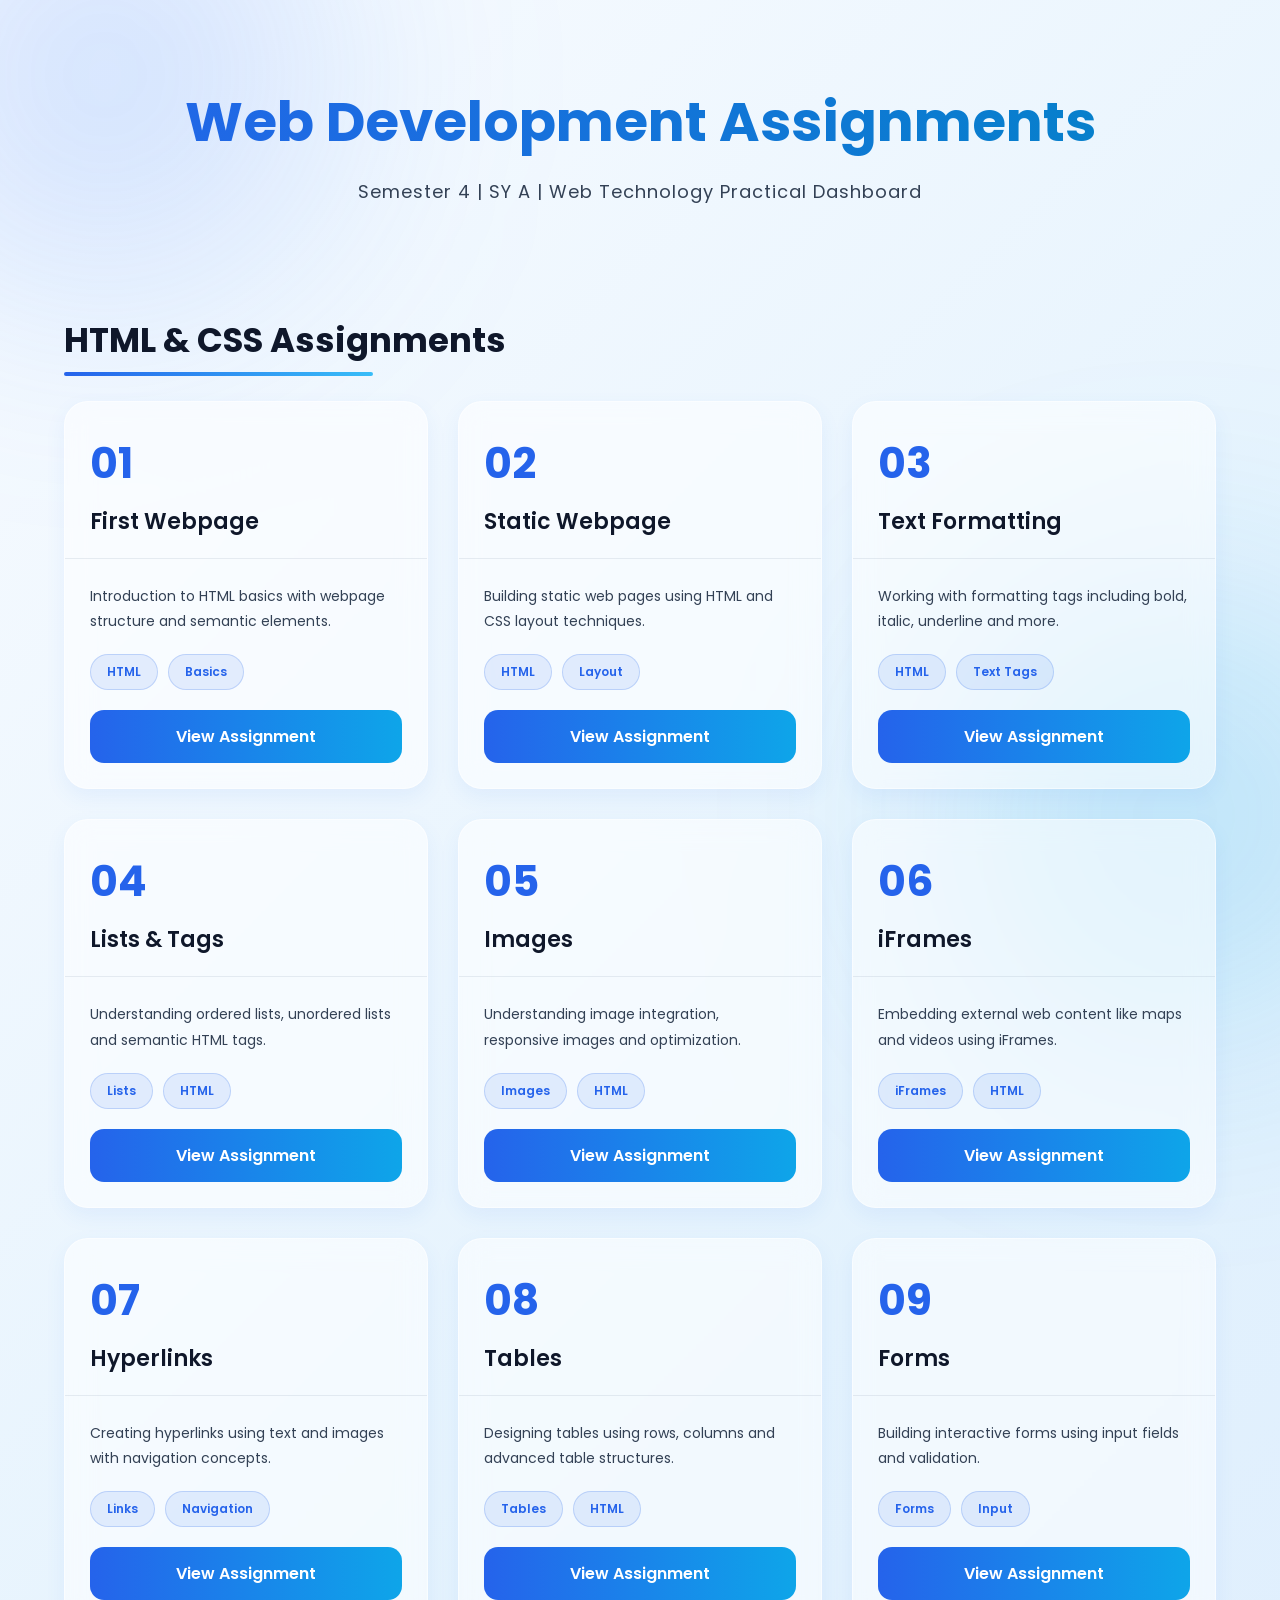
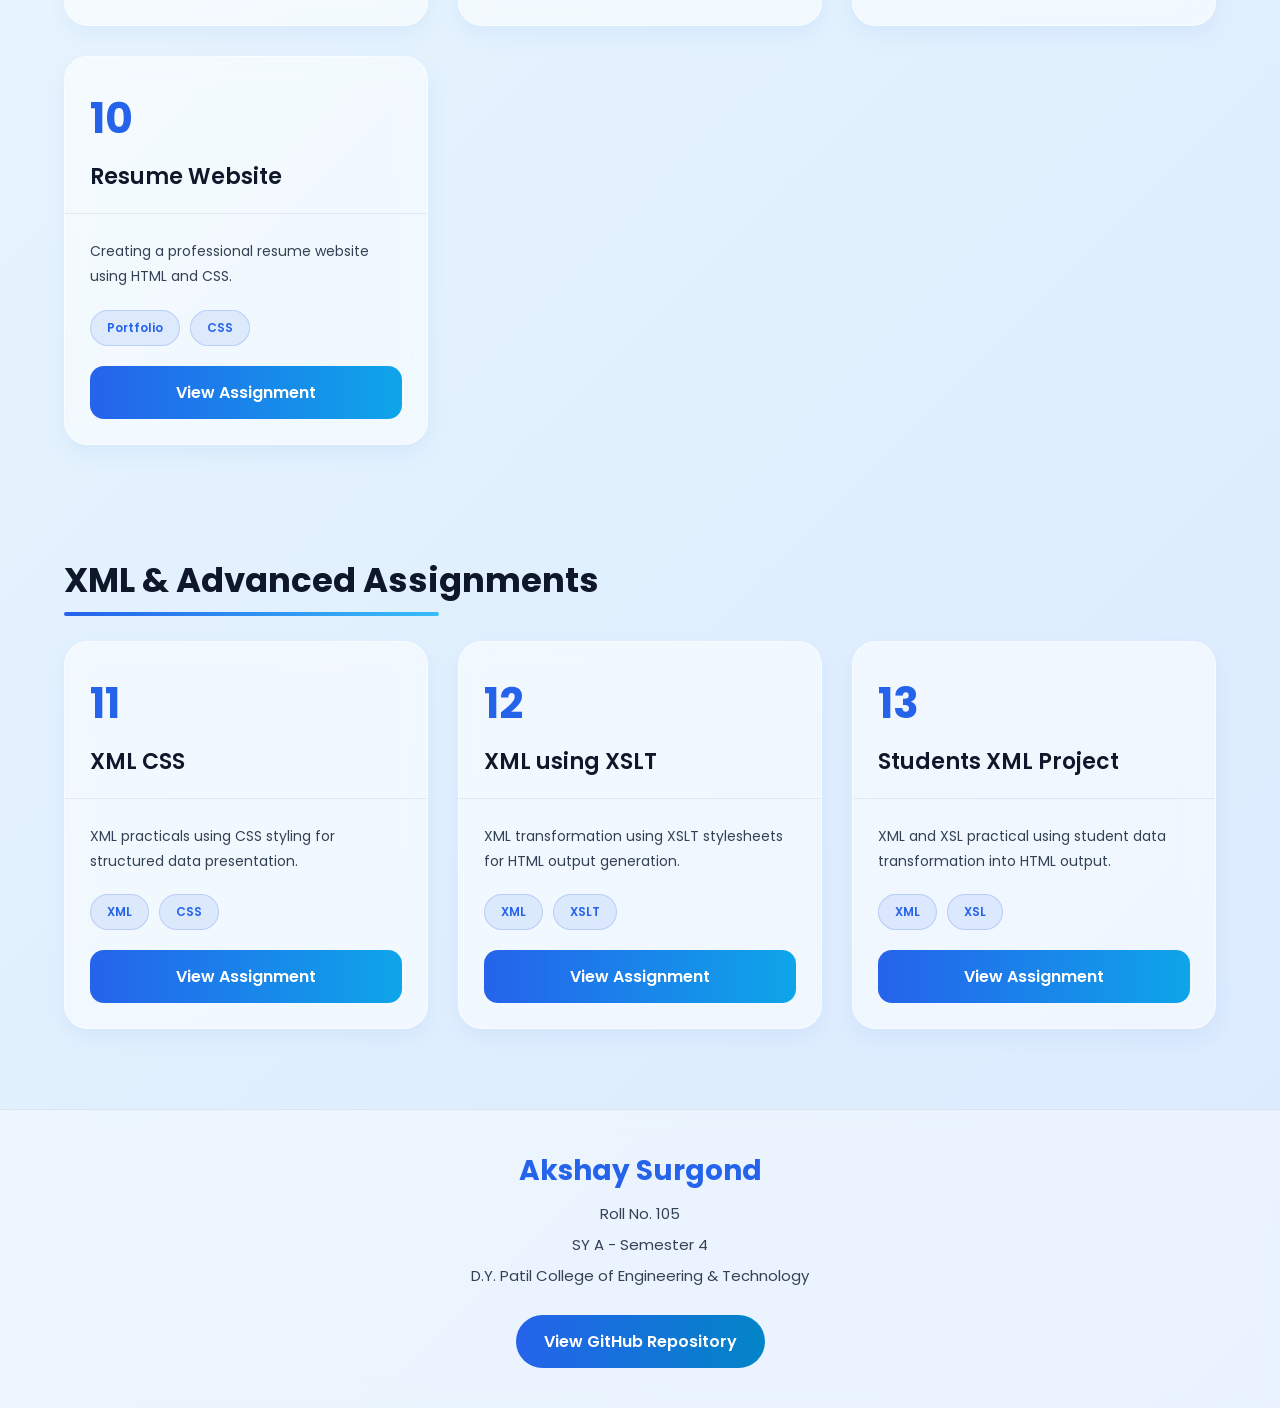
<file: index.html>
<!DOCTYPE html>
<html lang="en">

<head>
    <meta charset="UTF-8">
    <meta name="viewport" content="width=device-width, initial-scale=1.0">
    <title>Web Development Assignments | Akshay Jadhav</title>

    <link href="https://fonts.googleapis.com/css2?family=Poppins:wght@300;400;500;600;700&display=swap"
        rel="stylesheet">

    <style>
        * {
            margin: 0;
            padding: 0;
            box-sizing: border-box;
            scroll-behavior: smooth;
        }

        body {
            font-family: 'Poppins', sans-serif;
            min-height: 100vh;
            background: linear-gradient(135deg, #f8fbff, #e3f2fd, #dbeafe);
            overflow-x: hidden;
            color: #0f172a;
            position: relative;
        }

        body::before {
            content: '';
            position: fixed;
            width: 450px;
            height: 450px;
            background: rgba(59, 130, 246, 0.18);
            border-radius: 50%;
            top: -150px;
            left: -120px;
            filter: blur(120px);
            z-index: -1;
        }

        body::after {
            content: '';
            position: fixed;
            width: 450px;
            height: 450px;
            background: rgba(14, 165, 233, 0.18);
            border-radius: 50%;
            bottom: -140px;
            right: -120px;
            filter: blur(120px);
            z-index: -1;
        }

        header {
            padding: 80px 20px 60px;
            text-align: center;
        }

        header h1 {
            font-size: 55px;
            font-weight: 700;
            margin-bottom: 15px;
            background: linear-gradient(to right, #2563eb, #0284c7);
            -webkit-background-clip: text;
            -webkit-text-fill-color: transparent;
        }

        header p {
            color: #334155;
            font-size: 18px;
            letter-spacing: 1px;
        }

        .container {
            width: 90%;
            max-width: 1300px;
            margin: auto;
        }

        .section-title {
            font-size: 34px;
            margin: 50px 0 35px;
            font-weight: 700;
            position: relative;
            display: inline-block;
            color: #0f172a;
        }

        .section-title::after {
            content: '';
            position: absolute;
            left: 0;
            bottom: -10px;
            width: 70%;
            height: 4px;
            border-radius: 10px;
            background: linear-gradient(to right, #2563eb, #38bdf8);
        }

        .assignments-grid {
            display: grid;
            grid-template-columns: repeat(auto-fit, minmax(300px, 1fr));
            gap: 30px;
            margin-bottom: 60px;
        }

        .card {
            background: rgba(255, 255, 255, 0.55);
            backdrop-filter: blur(14px);
            border: 1px solid rgba(255, 255, 255, 0.5);
            border-radius: 24px;
            overflow: hidden;
            transition: 0.4s ease;
            position: relative;
            box-shadow: 0 8px 20px rgba(59, 130, 246, 0.08);
        }

        .card:hover {
            transform: translateY(-10px);
            box-shadow: 0 15px 35px rgba(37, 99, 235, 0.2);
            border: 1px solid rgba(59, 130, 246, 0.3);
        }

        .card-header {
            padding: 30px 25px 20px;
            border-bottom: 1px solid rgba(148, 163, 184, 0.2);
        }

        .assignment-number {
            font-size: 42px;
            font-weight: 700;
            color: #2563eb;
            margin-bottom: 10px;
        }

        .card-title {
            font-size: 22px;
            font-weight: 600;
            color: #0f172a;
        }

        .card-body {
            padding: 25px;
        }

        .description {
            color: #334155;
            font-size: 14px;
            line-height: 1.8;
            margin-bottom: 20px;
        }

        .tags {
            display: flex;
            flex-wrap: wrap;
            gap: 10px;
            margin-bottom: 20px;
        }

        .tag {
            padding: 8px 16px;
            border-radius: 50px;
            background: rgba(37, 99, 235, 0.1);
            border: 1px solid rgba(37, 99, 235, 0.2);
            color: #2563eb;
            font-size: 12px;
            font-weight: 600;
        }

        .btn {
            display: block;
            width: 100%;
            text-align: center;
            padding: 14px;
            border-radius: 14px;
            text-decoration: none;
            color: white;
            font-weight: 600;
            background: linear-gradient(to right, #2563eb, #0ea5e9);
            transition: 0.3s ease;
        }

        .btn:hover {
            transform: scale(1.03);
            box-shadow: 0 8px 25px rgba(37, 99, 235, 0.35);
        }

        footer {
            margin-top: 80px;
            padding: 40px 20px;
            text-align: center;
            background: rgba(255, 255, 255, 0.4);
            backdrop-filter: blur(10px);
            border-top: 1px solid rgba(148, 163, 184, 0.2);
        }

        footer h3 {
            font-size: 28px;
            margin-bottom: 10px;
            color: #2563eb;
        }

        footer p {
            color: #334155;
            margin: 8px 0;
            font-size: 15px;
        }

        .github-btn {
            display: inline-block;
            margin-top: 20px;
            padding: 14px 28px;
            border-radius: 50px;
            text-decoration: none;
            color: white;
            background: linear-gradient(to right, #2563eb, #0284c7);
            font-weight: 600;
            transition: 0.3s ease;
        }

        .github-btn:hover {
            transform: translateY(-4px);
            box-shadow: 0 8px 30px rgba(37, 99, 235, 0.3);
        }

        @media(max-width:768px) {

            header h1 {
                font-size: 38px;
            }

            .section-title {
                font-size: 28px;
            }

            .assignments-grid {
                grid-template-columns: 1fr;
            }

        }
    </style>
</head>

<body>

    <header>

        <h1>Web Development Assignments</h1>

        <p>
            Semester 4 | SY A | Web Technology Practical Dashboard
        </p>

    </header>

    <div class="container">

        <h2 class="section-title">HTML & CSS Assignments</h2>

        <div class="assignments-grid">

            <div class="card">
                <div class="card-header">
                    <div class="assignment-number">01</div>
                    <div class="card-title">First Webpage</div>
                </div>

                <div class="card-body">
                    <p class="description">
                        Introduction to HTML basics with webpage structure and semantic elements.
                    </p>

                    <div class="tags">
                        <span class="tag">HTML</span>
                        <span class="tag">Basics</span>
                    </div>

                    <a href="assignment1.html" class="btn">
                        View Assignment
                    </a>
                </div>
            </div>

            <div class="card">
                <div class="card-header">
                    <div class="assignment-number">02</div>
                    <div class="card-title">Static Webpage</div>
                </div>

                <div class="card-body">
                    <p class="description">
                        Building static web pages using HTML and CSS layout techniques.
                    </p>

                    <div class="tags">
                        <span class="tag">HTML</span>
                        <span class="tag">Layout</span>
                    </div>

                    <a href="assignmnet2.html" class="btn">
                        View Assignment
                    </a>
                </div>
            </div>

            <div class="card">
                <div class="card-header">
                    <div class="assignment-number">03</div>
                    <div class="card-title">Text Formatting</div>
                </div>

                <div class="card-body">
                    <p class="description">
                        Working with formatting tags including bold, italic, underline and more.
                    </p>

                    <div class="tags">
                        <span class="tag">HTML</span>
                        <span class="tag">Text Tags</span>
                    </div>

                    <a href="assignment3.html" class="btn">
                        View Assignment
                    </a>
                </div>
            </div>

            <div class="card">
                <div class="card-header">
                    <div class="assignment-number">04</div>
                    <div class="card-title">Lists & Tags</div>
                </div>

                <div class="card-body">
                    <p class="description">
                        Understanding ordered lists, unordered lists and semantic HTML tags.
                    </p>

                    <div class="tags">
                        <span class="tag">Lists</span>
                        <span class="tag">HTML</span>
                    </div>

                    <a href="assignmnet4.html" class="btn">
                        View Assignment
                    </a>
                </div>
            </div>

            <div class="card">
                <div class="card-header">
                    <div class="assignment-number">05</div>
                    <div class="card-title">Images</div>
                </div>

                <div class="card-body">
                    <p class="description">
                        Understanding image integration, responsive images and optimization.
                    </p>

                    <div class="tags">
                        <span class="tag">Images</span>
                        <span class="tag">HTML</span>
                    </div>

                    <a href="assignment5.html" class="btn">
                        View Assignment
                    </a>
                </div>
            </div>

            <div class="card">
                <div class="card-header">
                    <div class="assignment-number">06</div>
                    <div class="card-title">iFrames</div>
                </div>

                <div class="card-body">
                    <p class="description">
                        Embedding external web content like maps and videos using iFrames.
                    </p>

                    <div class="tags">
                        <span class="tag">iFrames</span>
                        <span class="tag">HTML</span>
                    </div>

                    <a href="assignment6.html" class="btn">
                        View Assignment
                    </a>
                </div>
            </div>

            <div class="card">
                <div class="card-header">
                    <div class="assignment-number">07</div>
                    <div class="card-title">Hyperlinks</div>
                </div>

                <div class="card-body">
                    <p class="description">
                        Creating hyperlinks using text and images with navigation concepts.
                    </p>

                    <div class="tags">
                        <span class="tag">Links</span>
                        <span class="tag">Navigation</span>
                    </div>

                    <a href="assignment7.html" class="btn">
                        View Assignment
                    </a>
                </div>
            </div>

            <div class="card">
                <div class="card-header">
                    <div class="assignment-number">08</div>
                    <div class="card-title">Tables</div>
                </div>

                <div class="card-body">
                    <p class="description">
                        Designing tables using rows, columns and advanced table structures.
                    </p>

                    <div class="tags">
                        <span class="tag">Tables</span>
                        <span class="tag">HTML</span>
                    </div>

                    <a href="assginment8.html" class="btn">
                        View Assignment
                    </a>
                </div>
            </div>

            <div class="card">
                <div class="card-header">
                    <div class="assignment-number">09</div>
                    <div class="card-title">Forms</div>
                </div>

                <div class="card-body">
                    <p class="description">
                        Building interactive forms using input fields and validation.
                    </p>

                    <div class="tags">
                        <span class="tag">Forms</span>
                        <span class="tag">Input</span>
                    </div>

                    <a href="assignment9.html" class="btn">
                        View Assignment
                    </a>
                </div>
            </div>

            <div class="card">
                <div class="card-header">
                    <div class="assignment-number">10</div>
                    <div class="card-title">Resume Website</div>
                </div>

                <div class="card-body">
                    <p class="description">
                        Creating a professional resume website using HTML and CSS.
                    </p>

                    <div class="tags">
                        <span class="tag">Portfolio</span>
                        <span class="tag">CSS</span>
                    </div>

                    <a href="Assignment 10/assignment10.html" class="btn">
                        View Assignment
                    </a>
                </div>
            </div>

        </div>

        <h2 class="section-title">XML & Advanced Assignments</h2>

        <div class="assignments-grid">

            <div class="card">
                <div class="card-header">
                    <div class="assignment-number">11</div>
                    <div class="card-title">XML CSS</div>
                </div>

                <div class="card-body">
                    <p class="description">
                        XML practicals using CSS styling for structured data presentation.
                    </p>

                    <div class="tags">
                        <span class="tag">XML</span>
                        <span class="tag">CSS</span>
                    </div>

                    <a href="Exp11/library.xml" class="btn">
                        View Assignment
                    </a>
                </div>
            </div>

            <div class="card">
                <div class="card-header">
                    <div class="assignment-number">12</div>
                    <div class="card-title">XML using XSLT</div>
                </div>

                <div class="card-body">
                    <p class="description">
                        XML transformation using XSLT stylesheets for HTML output generation.
                    </p>

                    <div class="tags">
                        <span class="tag">XML</span>
                        <span class="tag">XSLT</span>
                    </div>

                    <a href="Exp 12/cdcatalog_output.html" class="btn">
                        View Assignment
                    </a>
                </div>
            </div>

            <div class="card">
                <div class="card-header">
                    <div class="assignment-number">13</div>
                    <div class="card-title">Students XML Project</div>
                </div>

                <div class="card-body">
                    <p class="description">
                        XML and XSL practical using student data transformation into HTML output.
                    </p>

                    <div class="tags">
                        <span class="tag">XML</span>
                        <span class="tag">XSL</span>
                    </div>

                    <a href="Exp 13/students_output.html" class="btn">
                        View Assignment
                    </a>
                </div>
            </div>

        </div>

    </div>

    <footer>

        <h3>Akshay Surgond</h3>

        <p>Roll No. 105</p>

        <p>SY A - Semester 4</p>

        <p>D.Y. Patil College of Engineering & Technology</p>

        <a href="https://github.com/akshayjr897/S5_105_webdevlopement-"
            target="_blank"
            class="github-btn">

            View GitHub Repository

        </a>

    </footer>

</body>

</html>
</file>
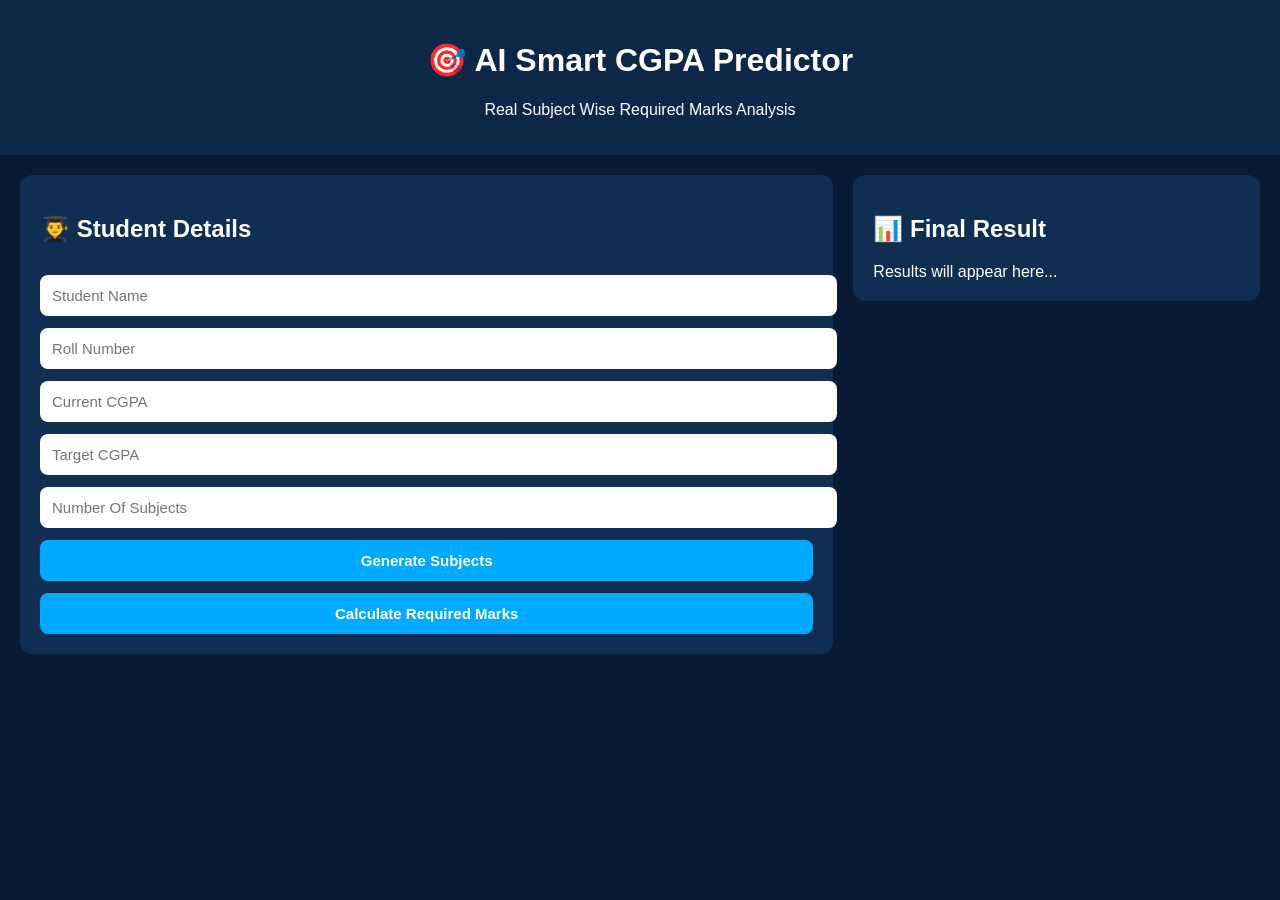
<file: cgpa/index.html>
<!DOCTYPE html>
<html lang="en">
<head>
<meta charset="UTF-8">
<meta name="viewport" content="width=device-width,initial-scale=1.0">

<title>AI CGPA Predictor</title>

<style>

body{
margin:0;
font-family:Arial;
background:#071b34;
color:white;
}

header{
text-align:center;
padding:20px;
background:#0d2748;
}

.container{
display:flex;
flex-wrap:wrap;
gap:20px;
padding:20px;
}

.left{
flex:2;
min-width:320px;
}

.right{
flex:1;
min-width:300px;
}

.card{
background:#102d52;
padding:20px;
border-radius:12px;
}

input,button{
width:100%;
padding:12px;
margin-top:12px;
border:none;
border-radius:8px;
font-size:15px;
}

button{
background:#00aaff;
color:white;
font-weight:bold;
cursor:pointer;
}

button:hover{
background:#0088cc;
}

.box{
background:#173c6b;
padding:12px;
border-radius:10px;
margin-top:12px;
line-height:1.7;
}

.good{
color:#00ff99;
}

.mid{
color:#ffd166;
}

.low{
color:#ff6b6b;
}

</style>

</head>

<body>

<header>

<h1>🎯 AI Smart CGPA Predictor</h1>

<p>Real Subject Wise Required Marks Analysis</p>

</header>

<div class="container">

<!-- LEFT -->

<div class="left">

<div class="card">

<h2>👨‍🎓 Student Details</h2>

<input id="name" placeholder="Student Name">

<input id="roll" placeholder="Roll Number">

<input id="current" type="number" step="0.1"
placeholder="Current CGPA">

<input id="target" type="number" step="0.1"
placeholder="Target CGPA">

<input id="count" type="number"
placeholder="Number Of Subjects">

<button onclick="generateSubjects()">

Generate Subjects

</button>

<div id="subjects"></div>

<button onclick="calculateMarks()">

Calculate Required Marks

</button>

</div>

</div>

<!-- RIGHT -->

<div class="right">

<div class="card">

<h2>📊 Final Result</h2>

<div id="result">

Results will appear here...

</div>

</div>

</div>

</div>

<script>

/* GENERATE SUBJECT INPUTS */

function generateSubjects(){

let n = count.value;

let html = "";

for(let i=0;i<n;i++){

html += `

<div class="box">

<h3>📘 Subject ${i+1}</h3>

<input id="sub${i}"
placeholder="Subject Name">

<input id="mark${i}"
type="number"
placeholder="Out Of Marks">

</div>

`;

}

subjects.innerHTML = html;

}

/* MAIN CALCULATION */

function calculateMarks(){

let currentCgpa = parseFloat(current.value);

let targetCgpa = parseFloat(target.value);

let totalSubjects = parseInt(count.value);

/* VALIDATION */

if(targetCgpa <= currentCgpa){

result.innerHTML = `

<div class="box">

<h3>⚠️ Invalid Target</h3>

<p>
Target CGPA should be greater than Current CGPA.
</p>

</div>

`;

return;

}

/* REALISTIC REQUIRED PERFORMANCE */

/*
CGPA ANALYSIS LOGIC

Current CGPA → Existing Performance
Target CGPA → Future Goal

Higher gap means higher marks needed.

*/

let cgpaGap = targetCgpa - currentCgpa;

/* BASE REQUIRED PERCENTAGE */

let requiredPercentage =
(currentCgpa * 9.5) +
(cgpaGap * 12);

/* EXTRA BOOST FOR HIGH TARGETS */

if(targetCgpa >= 9){

requiredPercentage += 5;

}

else if(targetCgpa >= 8){

requiredPercentage += 3;

}

/* LIMIT */

if(requiredPercentage > 95){

requiredPercentage = 95;

}

/* ANALYSIS MESSAGE */

let analysis = "";
let color = "";

if(requiredPercentage >= 90){

analysis =
"🔥 Very high and consistent performance required.";

color = "good";

}

else if(requiredPercentage >= 75){

analysis =
"✅ Good academic performance required.";

color = "mid";

}

else{

analysis =
"📘 Moderate preparation required.";

color = "low";

}

/* RESULT HTML */

let html = `

<div class="box">

<h3>👨‍🎓 Student Details</h3>

<p><b>Name:</b> ${name.value}</p>

<p><b>Roll Number:</b> ${roll.value}</p>

<p><b>Current CGPA:</b> ${currentCgpa}</p>

<p><b>Target CGPA:</b> ${targetCgpa}</p>

</div>

<div class="box">

<h3>📈 CGPA Analysis</h3>

<p class="${color}">
${analysis}
</p>

<p>
Current Academic Percentage:
<b>${(currentCgpa*9.5).toFixed(1)}%</b>
</p>

<p>
Estimated Required Percentage:
<b>${requiredPercentage.toFixed(1)}%</b>
</p>

<p>
Required Improvement:
<b>${cgpaGap.toFixed(2)} CGPA</b>
</p>

</div>

`;

/* SUBJECT WISE REQUIRED MARKS */

for(let i=0;i<totalSubjects;i++){

let subject =
document.getElementById(`sub${i}`).value;

let outMarks =
parseFloat(
document.getElementById(`mark${i}`).value
);

let requiredMarks =
(requiredPercentage / 100) * outMarks;

/* PERFECT ROUNDING */

requiredMarks =
Math.ceil(requiredMarks);

/* LIMIT */

if(requiredMarks > outMarks){

requiredMarks = outMarks;

}

/* SUBJECT STATUS */

let status = "";

if(requiredMarks >= outMarks * 0.90){

status =
"🔥 Excellent performance needed";

}

else if(requiredMarks >= outMarks * 0.75){

status =
"✅ Strong preparation needed";

}

else{

status =
"📘 Moderate preparation needed";

}

/* APPEND */

html += `

<div class="box">

<h3>📚 ${subject}</h3>

<p>
Required Marks:
<b>${requiredMarks} / ${outMarks}</b>
</p>

<p>${status}</p>

</div>

`;

}

/* FINAL SUGGESTION */

html += `

<div class="box">

<h3>🎯 Final Suggestion</h3>

<p>

To move from
<b>${currentCgpa} CGPA</b>
to
<b>${targetCgpa} CGPA</b>,

you should maintain approximately
<b>${requiredPercentage.toFixed(1)}%</b>
overall performance across all subjects.

Focus on regular study,
assignments,
internals,
and revision consistently.

</p>

</div>

`;

result.innerHTML = html;

}

</script>

</body>

</html>
</file>
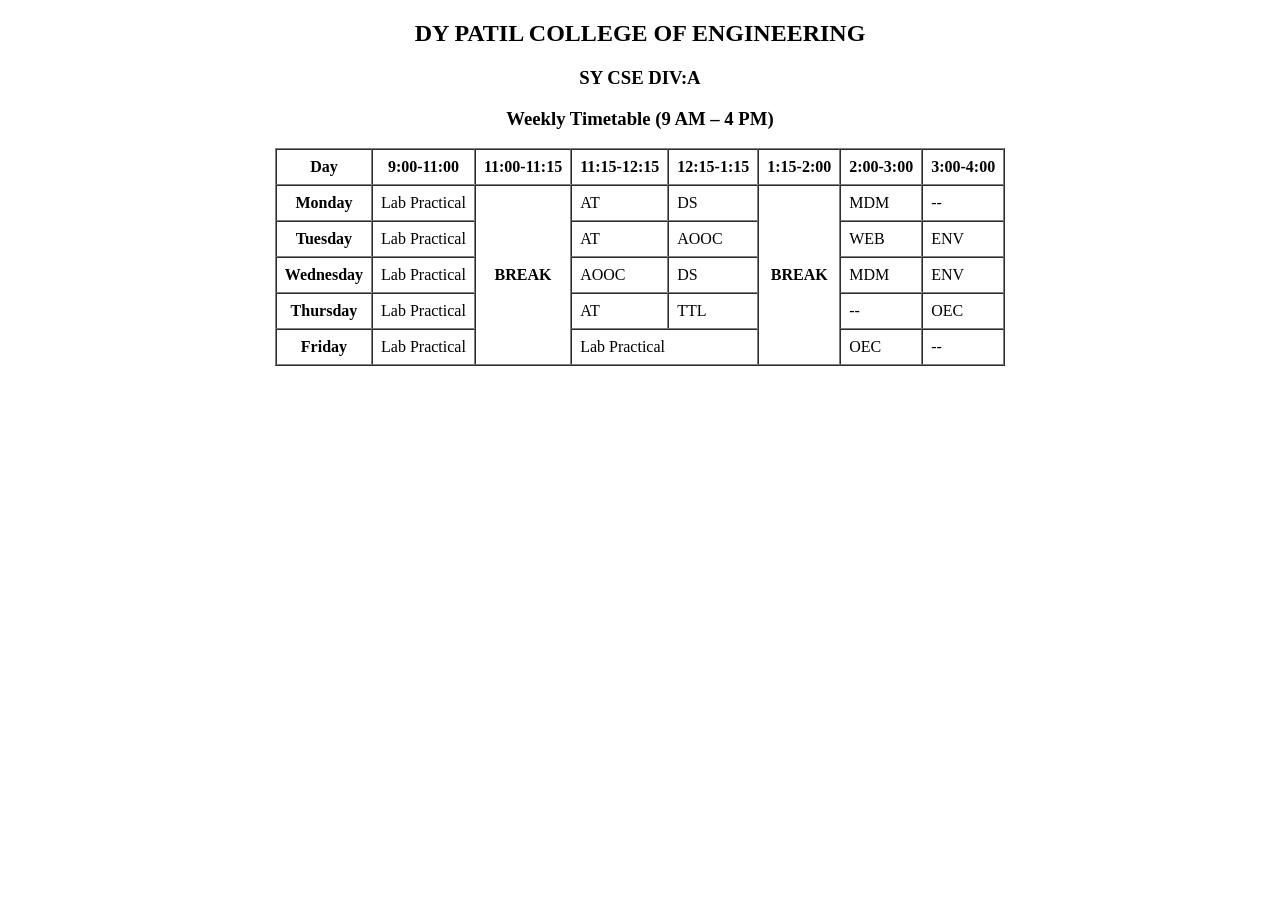
<file: Assginment8.html>
<!DOCTYPE html>
<html>
<head>
<title>Weekly Timetable</title>
</head>

<body>

<h2 align="center">DY PATIL COLLEGE OF ENGINEERING</h2>
<h3 align="center">SY CSE DIV:A</h3>
<h3 align="center">Weekly Timetable (9 AM – 4 PM)</h3>

<table border="1" align="center" cellspacing="0" cellpadding="8">

<tr>
<th>Day</th>
<th>9:00-11:00</th>
<th>11:00-11:15</th>
<th>11:15-12:15</th>
<th>12:15-1:15</th>
<th>1:15-2:00</th>
<th>2:00-3:00</th>
<th>3:00-4:00</th>
</tr>

<tr>
<th>Monday</th>
<td>Lab Practical</td>
<th rowspan="5">BREAK</th>
<td>AT</td>
<td>DS</td>
<th rowspan="5">BREAK</th>
<td>MDM</td>
<td>--</td>
</tr>

<tr>
<th>Tuesday</th>
<td>Lab Practical</td>
<td>AT</td>
<td>AOOC</td>
<td>WEB</td>
<td>ENV</td>
</tr>

<tr>
<th>Wednesday</th>
<td>Lab Practical</td>
<td>AOOC</td>
<td>DS</td>
<td>MDM</td>
<td>ENV</td>
</tr>

<tr>
<th>Thursday</th>
<td>Lab Practical</td>
<td>AT</td>
<td>TTL</td>
<td>--</td>
<td>OEC</td>
</tr>

<tr>
<th>Friday</th>
<td>Lab Practical</td>
<td colspan="2">Lab Practical</td>
<td>OEC</td>
<td>--</td>
</tr>

</table>

</body>
</html>
</file>
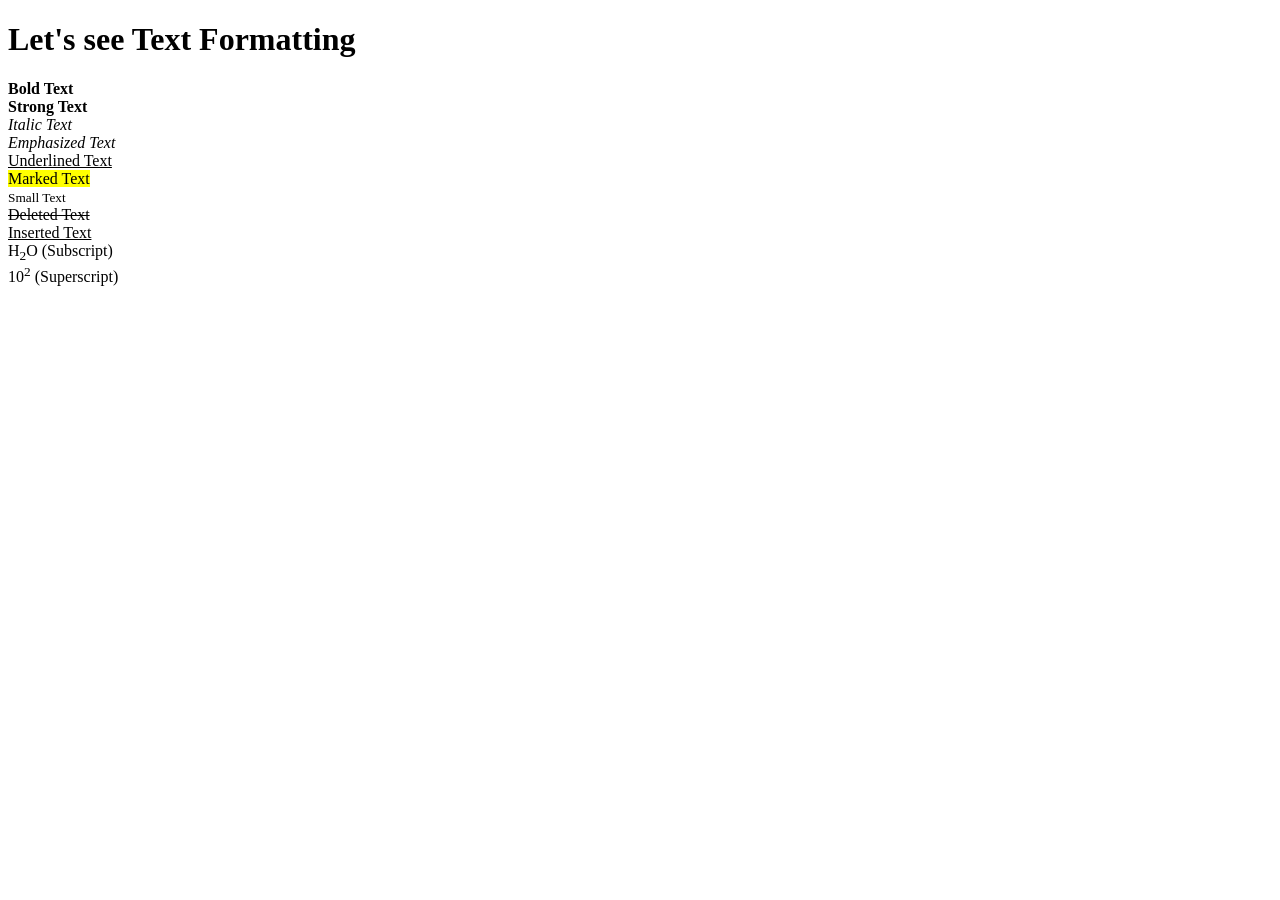
<file: Assignment3.html>
<!DOCTYPE html>
<html>
<head>
    <title>Assignment 3</title>
</head>
<body>

<h1>Let's see Text Formatting </h1>

<b>Bold Text</b><br>
<strong>Strong Text</strong><br>
<i>Italic Text</i><br>
<em>Emphasized Text</em><br>
<u>Underlined Text</u><br>
<mark>Marked Text</mark><br>
<small>Small Text</small><br>
<del>Deleted Text</del><br>
<ins>Inserted Text</ins><br>
H<sub>2</sub>O (Subscript)<br>
10<sup>2</sup> (Superscript)<br>

</body>
</html>
</file>
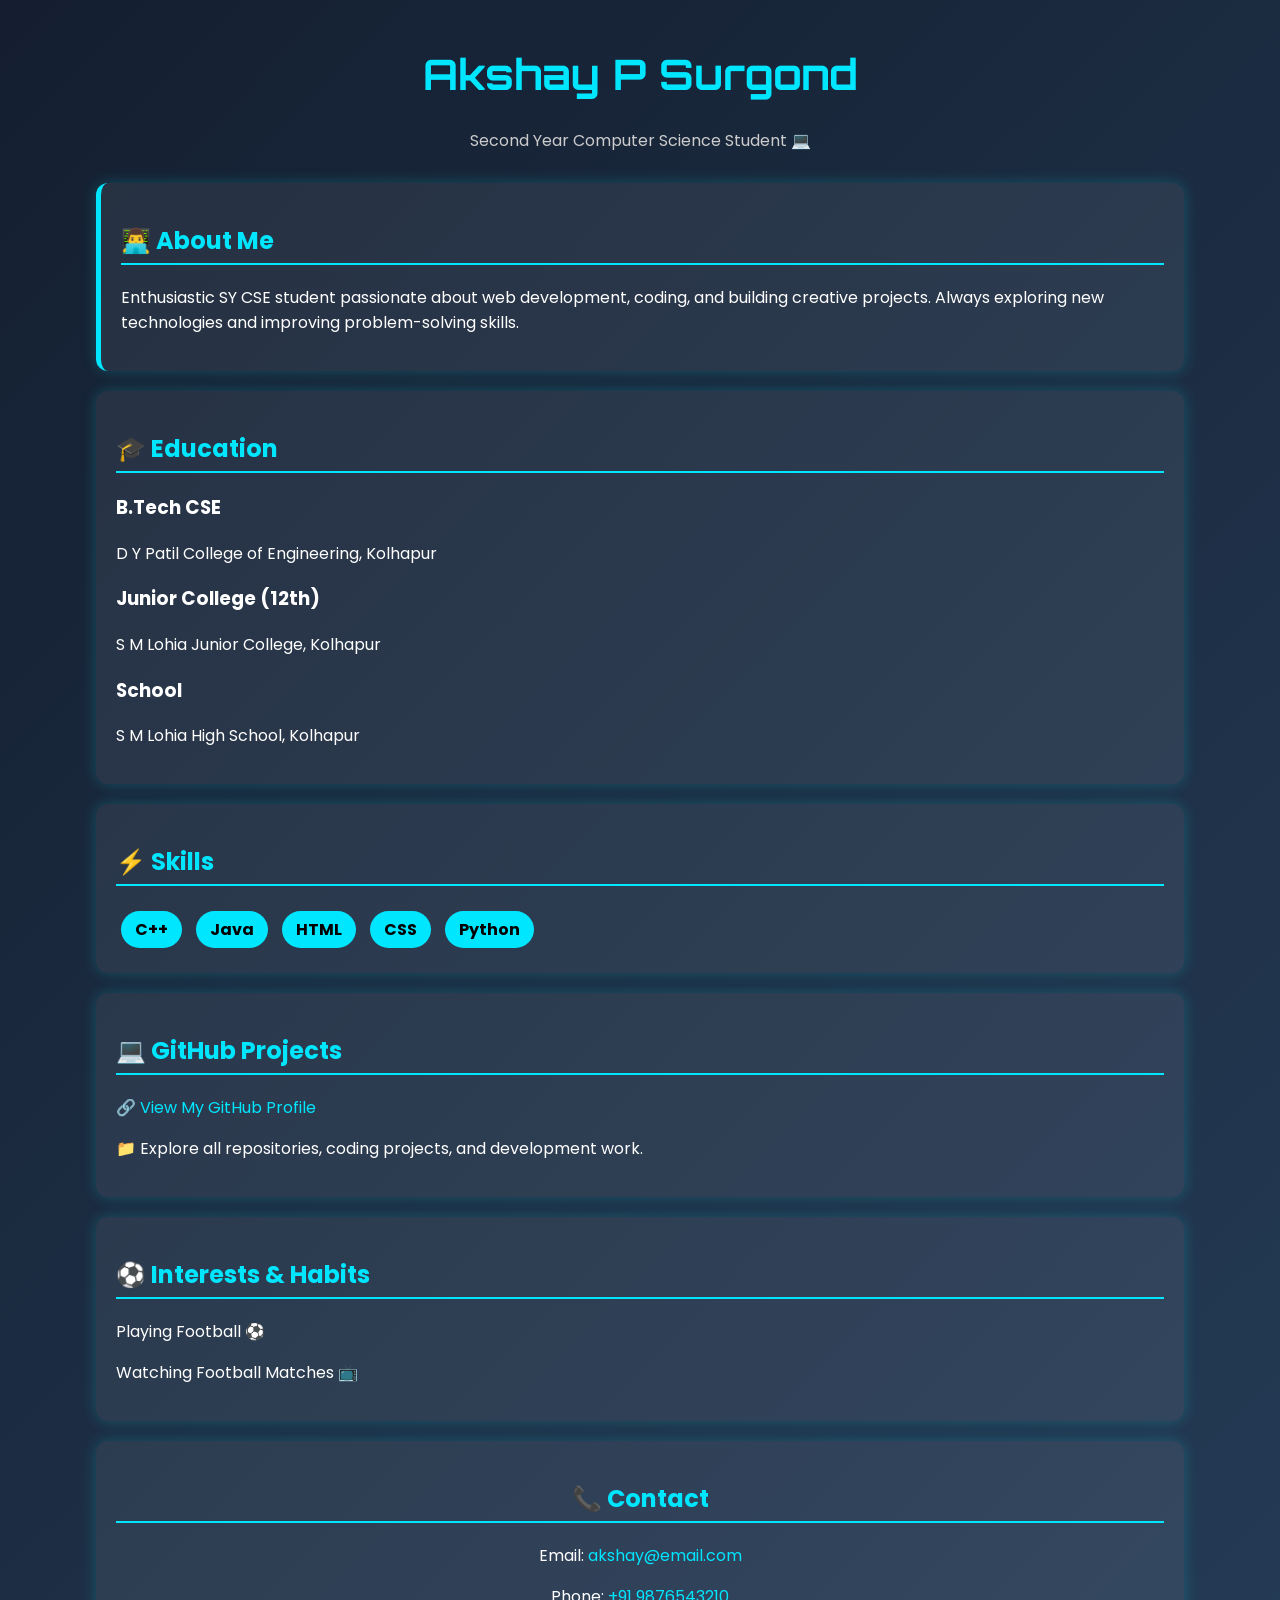
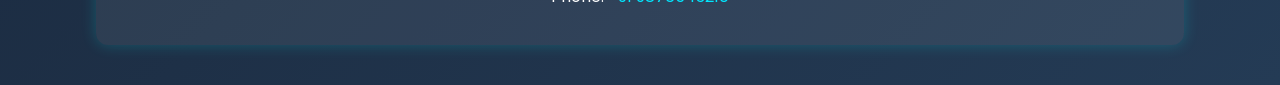
<file: Assignment 10/Assignment 10.html>
<!DOCTYPE html>
<html lang="en">
<head>
<meta charset="UTF-8">
<title>Akshay Resume</title>
<link rel="stylesheet" href="style.css">
</head>

<body>

<div class="main">

    <!-- HEADER -->
    <header>
        <h1>Akshay P Surgond</h1>
        <p>Second Year Computer Science Student 💻</p>
    </header>

    <!-- PROFILE CARD -->
    <section class="card highlight">
        <h2>👨‍💻 About Me</h2>
        <p>
            Enthusiastic SY CSE student passionate about web development, coding, 
            and building creative projects. Always exploring new technologies 
            and improving problem-solving skills.
        </p>
    </section>

    <!-- EDUCATION -->
    <section class="card">
        <h2>🎓 Education</h2>

        <div class="edu">
            <h3>B.Tech CSE</h3>
            <p>D Y Patil College of Engineering, Kolhapur</p>
        </div>

        <div class="edu">
            <h3>Junior College (12th)</h3>
            <p>S M Lohia Junior College, Kolhapur</p>
        </div>

        <div class="edu">
            <h3>School</h3>
            <p>S M Lohia High School, Kolhapur</p>
        </div>
    </section>

    <!-- SKILLS -->
    <section class="card">
        <h2>⚡ Skills</h2>
        <div class="skills">
            <span>C++</span>
            <span>Java</span>
            <span>HTML</span>
            <span>CSS</span>
            <span>Python</span>
        </div>
    </section>

    <!-- GITHUB PROJECTS -->
    <section class="card">
        <h2>💻 GitHub Projects</h2>

        <p>
            🔗 <a href="https://github.com/akshayjr897-arch" target="_blank">
                View My GitHub Profile
            </a>
        </p>

        <p>
            📁 Explore all repositories, coding projects, and development work.
        </p>
    </section>

    <!-- HABITS -->
    <section class="card">
        <h2>⚽ Interests & Habits</h2>
        <p>Playing Football ⚽</p>
        <p>Watching Football Matches 📺</p>
    </section>

    <!-- CONTACT -->
    <section class="card contact">
        <h2>📞 Contact</h2>
        <p>Email: <a href="mailto:akshay@email.com">akshay@email.com</a></p>
        <p>Phone: <a href="tel:+919876543210">+91 9876543210</a></p>
    </section>

</div>

</body>
</html>
</file>
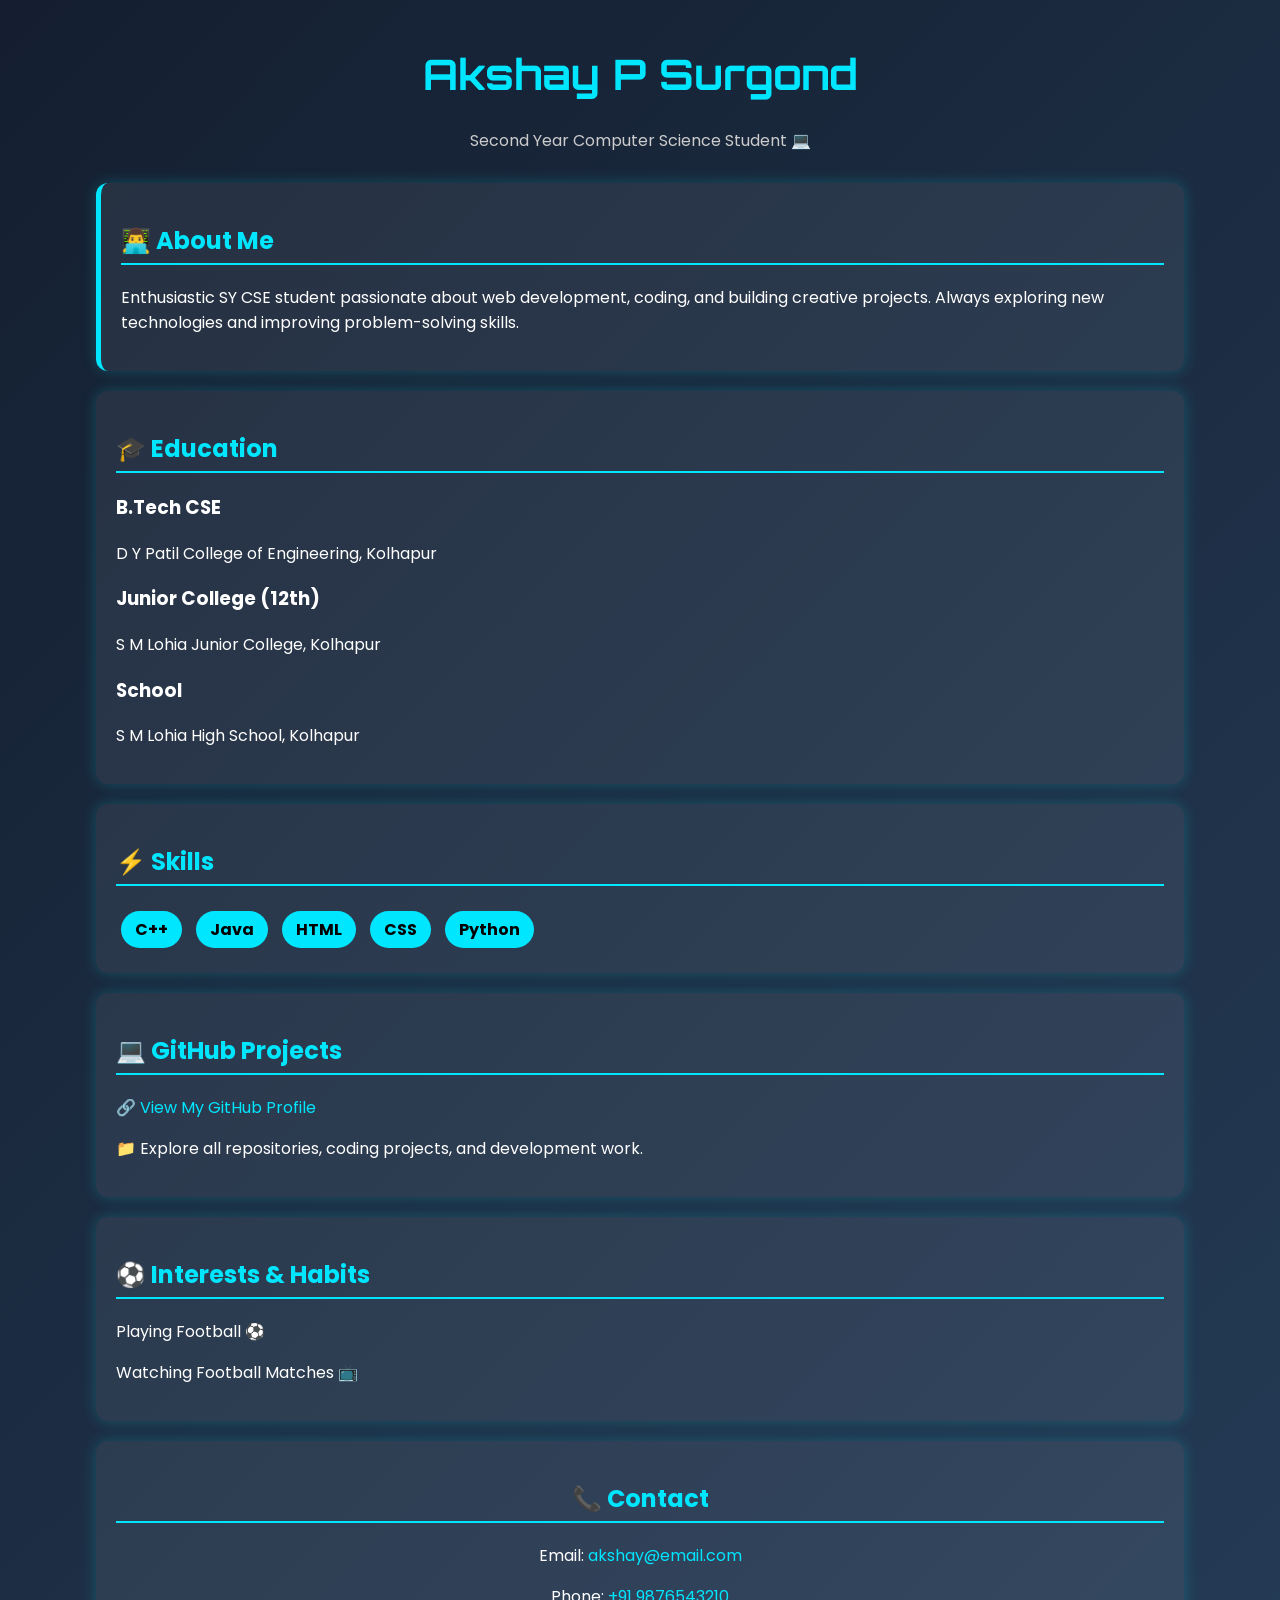
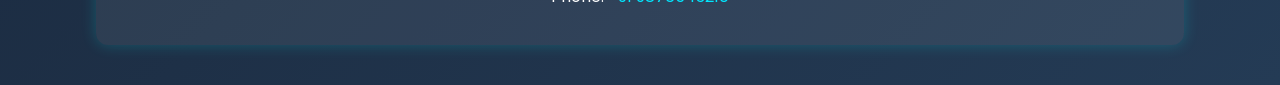
<file: Assignment 10/Assignment10.html>
<!DOCTYPE html>
<html lang="en">
<head>
<meta charset="UTF-8">
<title>Akshay Resume</title>
<link rel="stylesheet" href="style.css">
</head>

<body>

<div class="main">

    <!-- HEADER -->
    <header>
        <h1>Akshay P Surgond</h1>
        <p>Second Year Computer Science Student 💻</p>
    </header>

    <!-- PROFILE CARD -->
    <section class="card highlight">
        <h2>👨‍💻 About Me</h2>
        <p>
            Enthusiastic SY CSE student passionate about web development, coding, 
            and building creative projects. Always exploring new technologies 
            and improving problem-solving skills.
        </p>
    </section>

    <!-- EDUCATION -->
    <section class="card">
        <h2>🎓 Education</h2>

        <div class="edu">
            <h3>B.Tech CSE</h3>
            <p>D Y Patil College of Engineering, Kolhapur</p>
        </div>

        <div class="edu">
            <h3>Junior College (12th)</h3>
            <p>S M Lohia Junior College, Kolhapur</p>
        </div>

        <div class="edu">
            <h3>School</h3>
            <p>S M Lohia High School, Kolhapur</p>
        </div>
    </section>

    <!-- SKILLS -->
    <section class="card">
        <h2>⚡ Skills</h2>
        <div class="skills">
            <span>C++</span>
            <span>Java</span>
            <span>HTML</span>
            <span>CSS</span>
            <span>Python</span>
        </div>
    </section>

    <!-- GITHUB PROJECTS -->
    <section class="card">
        <h2>💻 GitHub Projects</h2>

        <p>
            🔗 <a href="https://github.com/akshayjr897-arch" target="_blank">
                View My GitHub Profile
            </a>
        </p>

        <p>
            📁 Explore all repositories, coding projects, and development work.
        </p>
    </section>

    <!-- HABITS -->
    <section class="card">
        <h2>⚽ Interests & Habits</h2>
        <p>Playing Football ⚽</p>
        <p>Watching Football Matches 📺</p>
    </section>

    <!-- CONTACT -->
    <section class="card contact">
        <h2>📞 Contact</h2>
        <p>Email: <a href="mailto:akshay@email.com">akshay@email.com</a></p>
        <p>Phone: <a href="tel:+919876543210">+91 9876543210</a></p>
    </section>

</div>

</body>
</html>
</file>
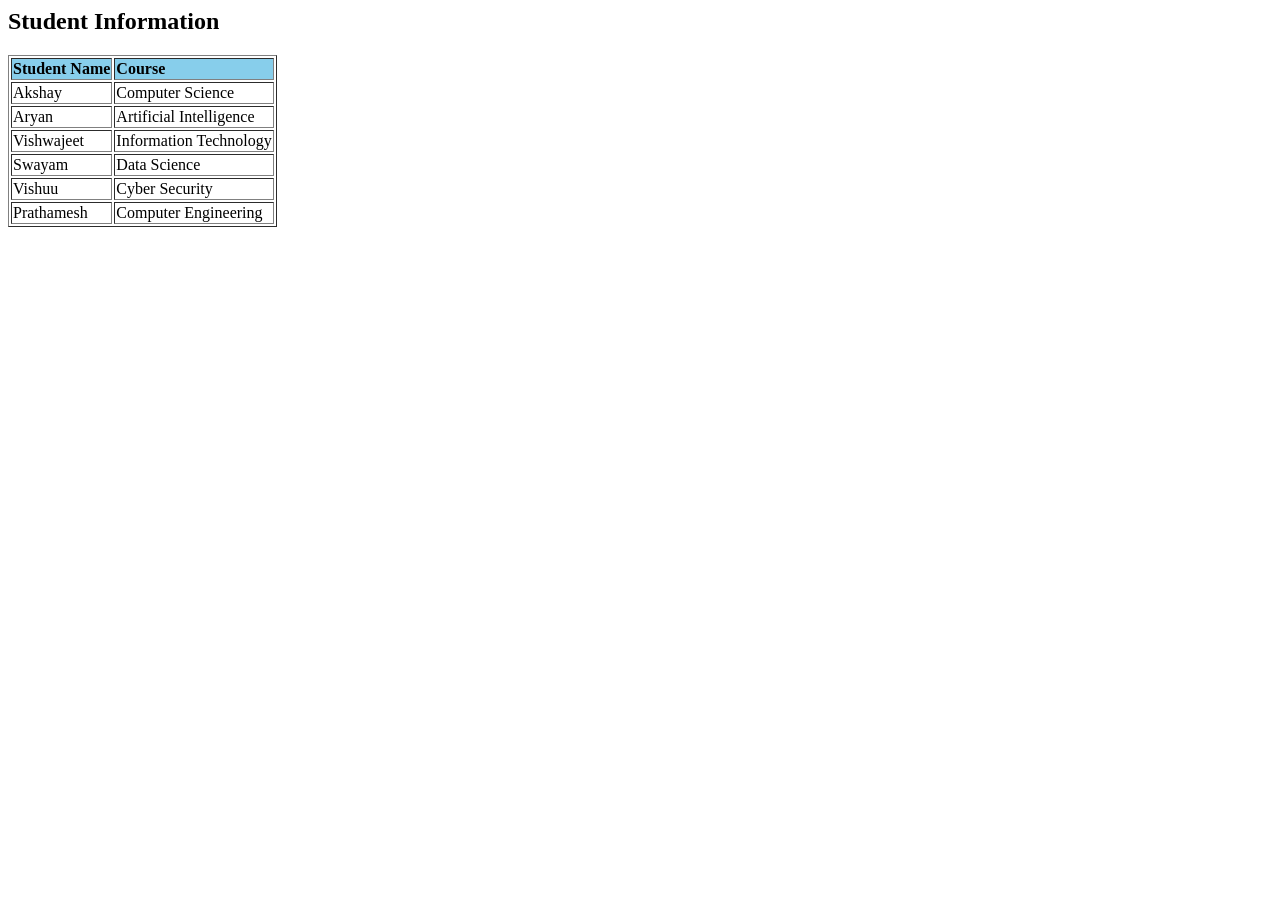
<file: Exp 12/cdcatalog_output.html>
﻿<html>
  <body>
    <h2>Student Information</h2>

    <table border="1">
      <tr bgcolor="#87ceeb">
        <th style="text-align:left">Student Name</th>
        <th style="text-align:left">Course</th>
      </tr>

      <tr>
        <td>Akshay</td>
        <td>Computer Science</td>
      </tr>

      <tr>
        <td>Aryan</td>
        <td>Artificial Intelligence</td>
      </tr>

      <tr>
        <td>Vishwajeet</td>
        <td>Information Technology</td>
      </tr>

      <tr>
        <td>Swayam</td>
        <td>Data Science</td>
      </tr>

      <tr>
        <td>Vishuu</td>
        <td>Cyber Security</td>
      </tr>

      <tr>
        <td>Prathamesh</td>
        <td>Computer Engineering</td>
      </tr>

    </table>
  </body>
</html>
</file>
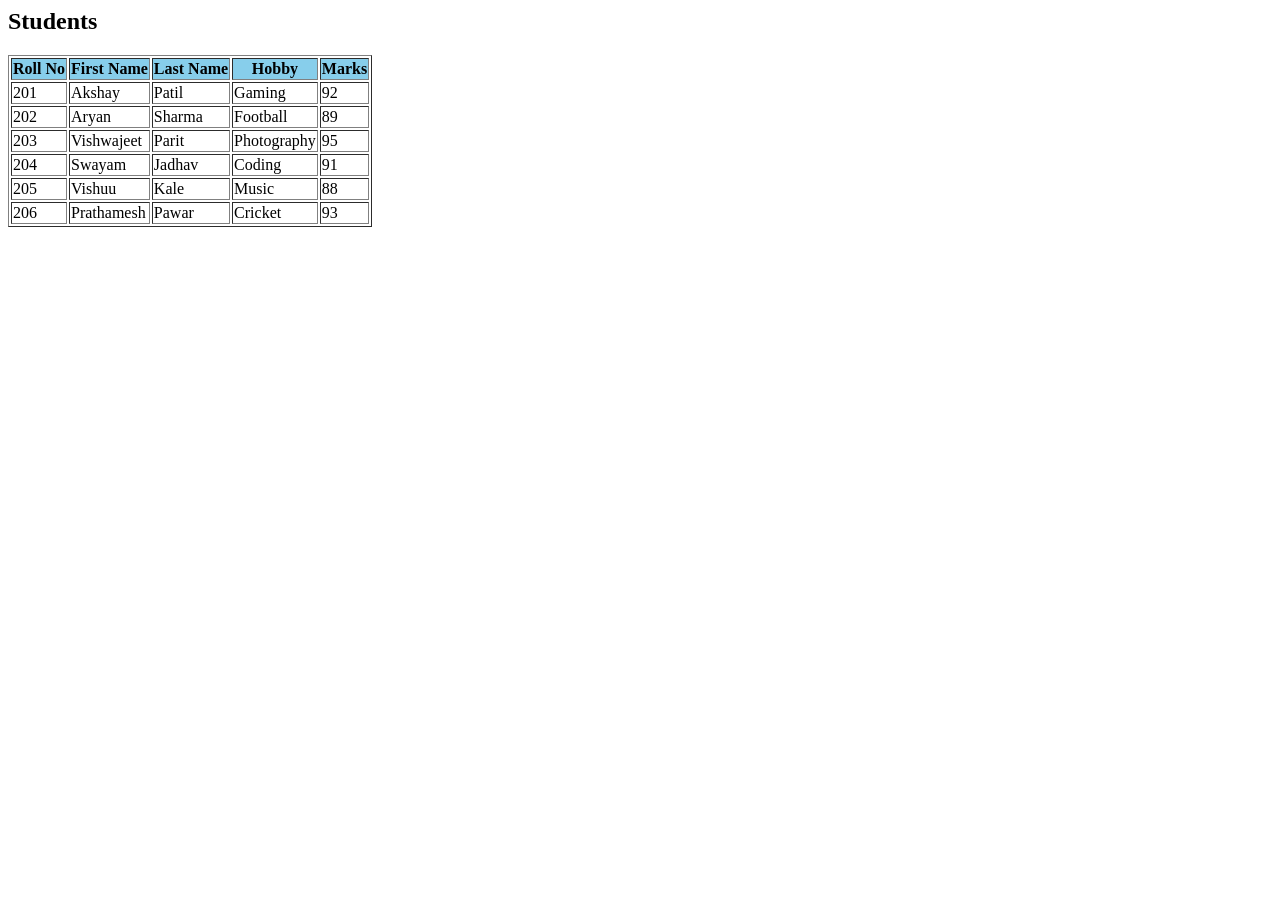
<file: Exp 13/students_output.html>
﻿<html>
  <body>
    <h2>Students</h2>

    <table border="1">

      <tr bgcolor="#87ceeb">
        <th>Roll No</th>
        <th>First Name</th>
        <th>Last Name</th>
        <th>Hobby</th>
        <th>Marks</th>
      </tr>

      <tr>
        <td>201</td>
        <td>Akshay</td>
        <td>Patil</td>
        <td>Gaming</td>
        <td>92</td>
      </tr>

      <tr>
        <td>202</td>
        <td>Aryan</td>
        <td>Sharma</td>
        <td>Football</td>
        <td>89</td>
      </tr>

      <tr>
        <td>203</td>
        <td>Vishwajeet</td>
        <td>Parit</td>
        <td>Photography</td>
        <td>95</td>
      </tr>

      <tr>
        <td>204</td>
        <td>Swayam</td>
        <td>Jadhav</td>
        <td>Coding</td>
        <td>91</td>
      </tr>

      <tr>
        <td>205</td>
        <td>Vishuu</td>
        <td>Kale</td>
        <td>Music</td>
        <td>88</td>
      </tr>

      <tr>
        <td>206</td>
        <td>Prathamesh</td>
        <td>Pawar</td>
        <td>Cricket</td>
        <td>93</td>
      </tr>

    </table>

  </body>
</html>
</file>
<file: Assignment 10/style.css>
@import url('https://fonts.googleapis.com/css2?family=Orbitron:wght@500&family=Poppins:wght@300;500&display=swap');

body {
    margin: 0;
    font-family: 'Poppins', sans-serif;
    background: linear-gradient(135deg, #141e30, #243b55);
    color: white;
}

/* Main container */
.main {
    width: 85%;
    margin: auto;
    padding: 20px;
}

/* Header */
header {
    text-align: center;
    margin-bottom: 30px;
}

header h1 {
    font-family: 'Orbitron', sans-serif;
    font-size: 42px;
    color: #00e6ff;
}

header p {
    color: #ccc;
}

/* Cards */
.card {
    background: rgba(255,255,255,0.07);
    padding: 20px;
    margin: 20px 0;
    border-radius: 12px;
    box-shadow: 0 0 15px rgba(0,255,255,0.2);
    transition: 0.3s;
}

.card:hover {
    transform: translateY(-5px);
}

/* Highlight card */
.highlight {
    border-left: 5px solid #00e6ff;
}

/* Headings */
h2 {
    color: #00e6ff;
    border-bottom: 2px solid #00e6ff;
    padding-bottom: 5px;
}

/* Skills */
.skills span {
    display: inline-block;
    background: #00e6ff;
    color: black;
    padding: 6px 14px;
    margin: 5px;
    border-radius: 20px;
    font-weight: bold;
}

/* Education */
.edu {
    margin-bottom: 10px;
}

/* Links */
a {
    color: #00e6ff;
    text-decoration: none;
}

a:hover {
    text-decoration: underline;
}

/* Contact */
.contact {
    text-align: center;
}
</file>
